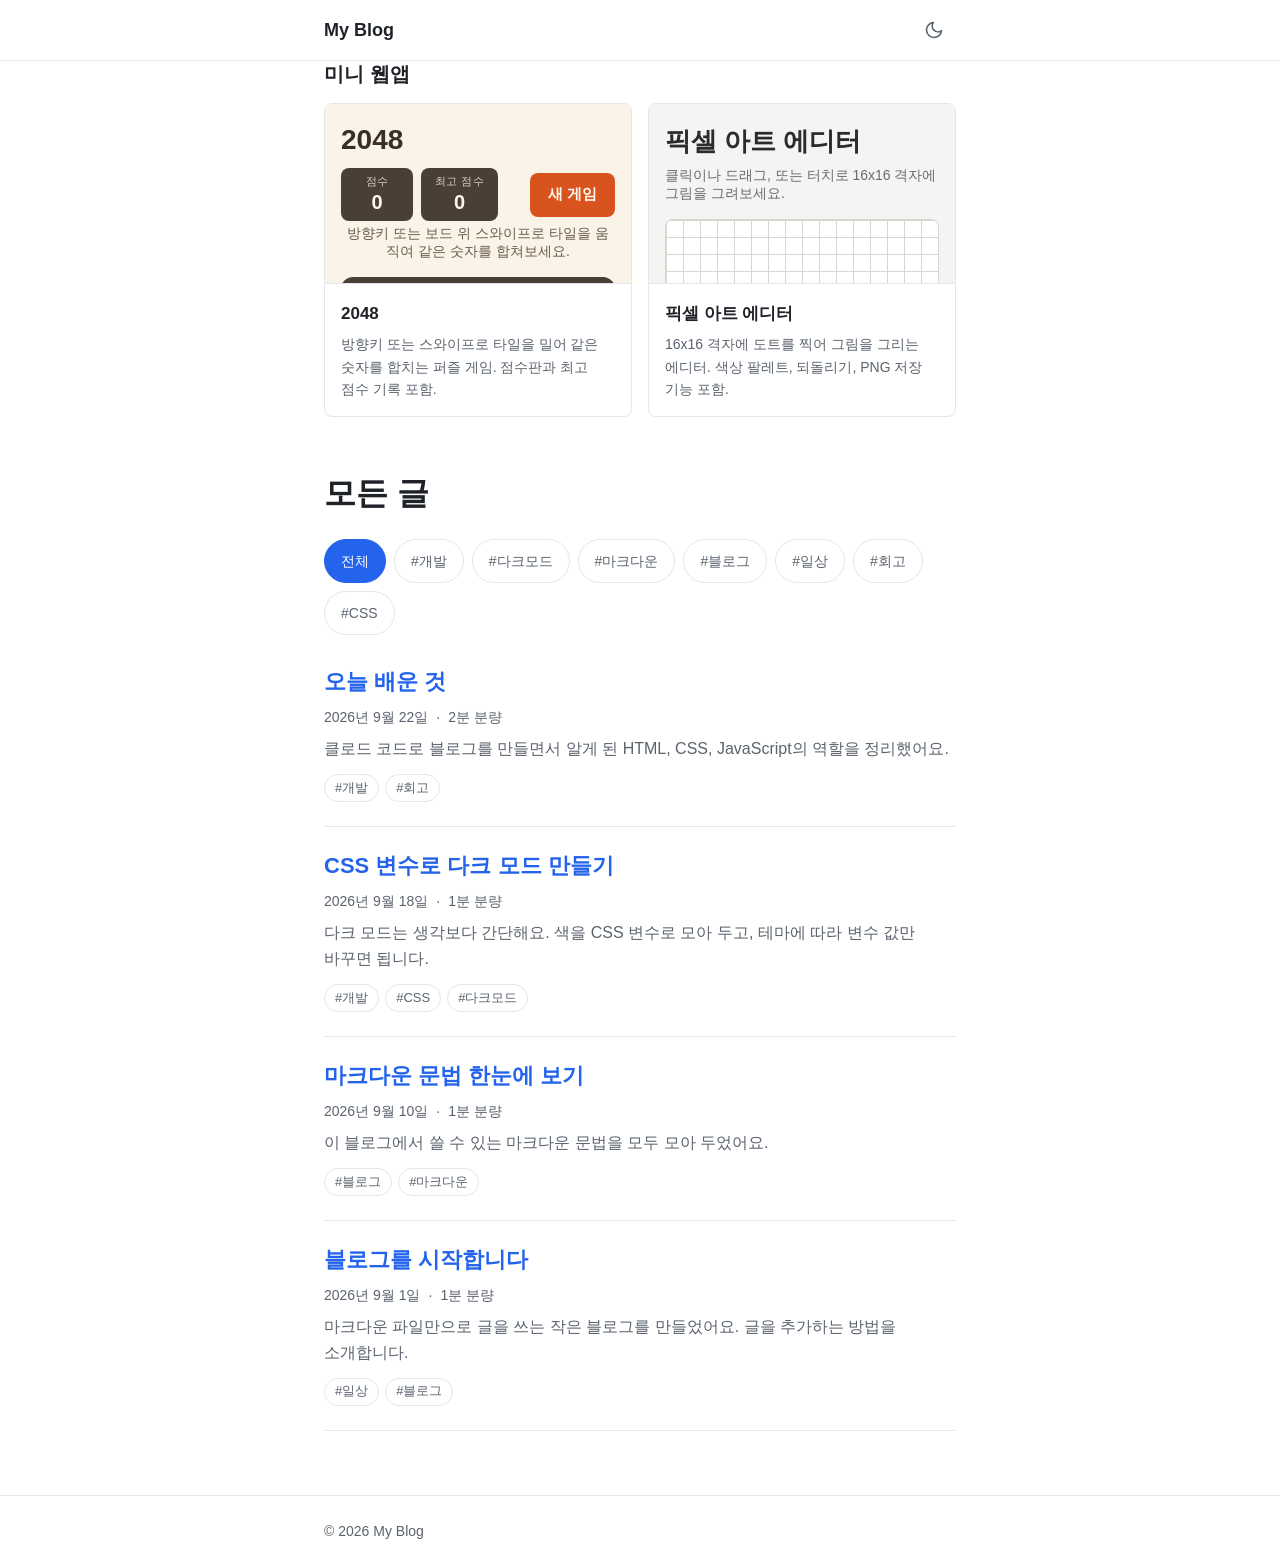
<file: index.html>
<!-- Created: 2026-09-21 19:33:13 -->
<!DOCTYPE html>
<html lang="ko">
<head>
  <meta charset="UTF-8">
  <meta name="viewport" content="width=device-width, initial-scale=1">
  <title>My Blog</title>
  <meta name="description" content="마크다운으로 쓰는 개인 블로그">
  <script>
    // 스타일 적용 전에 테마를 정해 깜빡임을 막는다
    (function () {
      let theme = null;
      try { theme = localStorage.getItem('theme'); } catch (e) {}
      if (theme !== 'light' && theme !== 'dark') {
        theme = window.matchMedia('(prefers-color-scheme: dark)').matches ? 'dark' : 'light';
      }
      document.documentElement.setAttribute('data-theme', theme);
    })();
  </script>
  <link rel="stylesheet" href="css/style.css">
</head>
<body>
  <header class="site-header">
    <div class="container header-inner">
      <a class="site-title" href="index.html">My Blog</a>
      <button class="theme-toggle" type="button" aria-label="다크 모드로 전환">
        <svg class="icon-sun" viewBox="0 0 24 24" width="20" height="20" aria-hidden="true"><circle cx="12" cy="12" r="4"/><path d="M12 2v2M12 20v2M4.93 4.93l1.41 1.41M17.66 17.66l1.41 1.41M2 12h2M20 12h2M4.93 19.07l1.41-1.41M17.66 6.34l1.41-1.41"/></svg>
        <svg class="icon-moon" viewBox="0 0 24 24" width="20" height="20" aria-hidden="true"><path d="M21 12.79A9 9 0 1 1 11.21 3 7 7 0 0 0 21 12.79z"/></svg>
      </button>
    </div>
  </header>

  <section class="apps-section container">
    <h2 class="apps-title">미니 웹앱</h2>
    <ul class="app-list">
      <li class="app-card">
        <a class="app-card-link" href="apps/2048/index.html">
          <div class="app-preview" aria-hidden="true">
            <iframe src="apps/2048/index.html" title="2048 게임 미리보기" tabindex="-1" loading="lazy"></iframe>
          </div>
          <div class="app-card-body">
            <h3>2048</h3>
            <p>방향키 또는 스와이프로 타일을 밀어 같은 숫자를 합치는 퍼즐 게임. 점수판과 최고 점수 기록 포함.</p>
          </div>
        </a>
      </li>
      <li class="app-card">
        <a class="app-card-link" href="apps/pixel-art/index.html">
          <div class="app-preview" aria-hidden="true">
            <iframe src="apps/pixel-art/index.html" title="픽셀 아트 에디터 미리보기" tabindex="-1" loading="lazy"></iframe>
          </div>
          <div class="app-card-body">
            <h3>픽셀 아트 에디터</h3>
            <p>16x16 격자에 도트를 찍어 그림을 그리는 에디터. 색상 팔레트, 되돌리기, PNG 저장 기능 포함.</p>
          </div>
        </a>
      </li>
    </ul>
  </section>

  <main class="container" id="app">
    <p class="status">불러오는 중…</p>
  </main>

  <footer class="site-footer">
    <div class="container">© 2026 My Blog</div>
  </footer>

  <script type="module" src="js/theme.js"></script>
  <script type="module" src="js/main.js"></script>
</body>
</html>
</file>
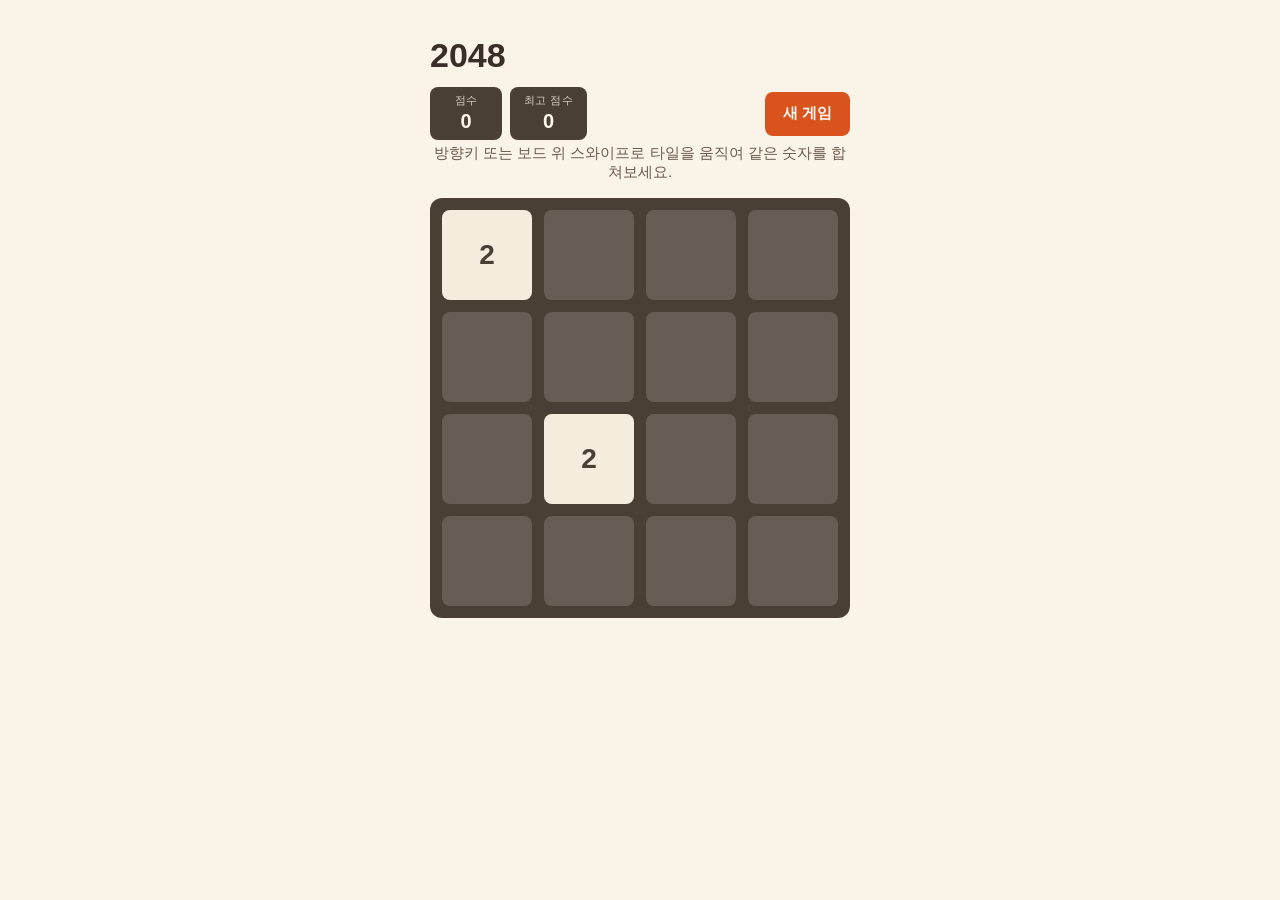
<file: apps/2048/index.html>
<!-- Created: 2026-09-22 14:15:54 -->
<!DOCTYPE html>
<html lang="ko">
<head>
  <meta charset="UTF-8">
  <meta name="viewport" content="width=device-width, initial-scale=1">
  <title>2048</title>
  <meta name="description" content="4x4 격자에서 같은 숫자 타일을 합쳐 2048을 만드는 퍼즐 게임">
  <link rel="stylesheet" href="style.css">
</head>
<body>
  <header class="app-header">
    <h1>2048</h1>
    <div class="header-row">
      <div class="scoreboard">
        <div class="score-box">
          <span class="score-label">점수</span>
          <span class="score-value" id="score">0</span>
        </div>
        <div class="score-box">
          <span class="score-label">최고 점수</span>
          <span class="score-value" id="best-score">0</span>
        </div>
      </div>
      <button type="button" id="new-game-btn" class="new-game-btn">새 게임</button>
    </div>
  </header>

  <main>
    <p class="instructions">방향키 또는 보드 위 스와이프로 타일을 움직여 같은 숫자를 합쳐보세요.</p>

    <div class="board-wrap">
      <div class="board" id="board"></div>

      <div class="overlay" id="overlay" role="alert" hidden>
        <div class="overlay-card">
          <p class="overlay-message" id="overlay-message"></p>
          <div class="overlay-actions">
            <button type="button" id="overlay-keep-playing-btn" class="overlay-btn secondary" hidden>계속하기</button>
            <button type="button" id="overlay-restart-btn" class="overlay-btn">다시 시작</button>
          </div>
        </div>
      </div>
    </div>

    <p class="sr-only" id="status-announcer" aria-live="polite"></p>
  </main>

  <script type="module" src="game.js"></script>
</body>
</html>
</file>
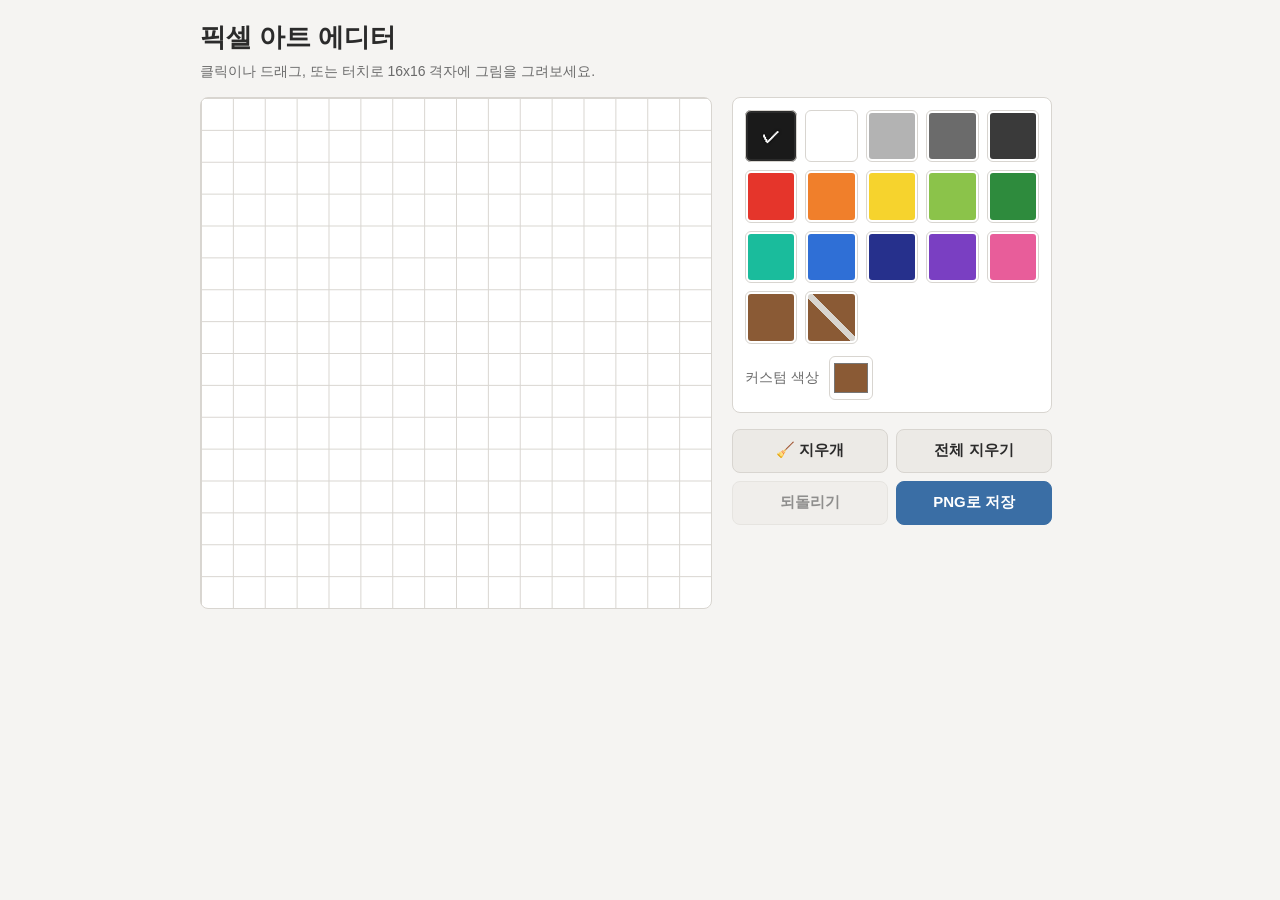
<file: apps/pixel-art/index.html>
<!-- Created: 2026-09-22 15:20:52 -->
<!DOCTYPE html>
<html lang="ko">
<head>
  <meta charset="UTF-8">
  <meta name="viewport" content="width=device-width, initial-scale=1">
  <title>픽셀 아트 에디터</title>
  <meta name="description" content="16x16 격자에 도트를 찍어 그림을 그리고 PNG로 저장하는 픽셀 아트 에디터">
  <link rel="stylesheet" href="style.css">
</head>
<body>
  <header class="app-header">
    <h1>픽셀 아트 에디터</h1>
    <p class="instructions">클릭이나 드래그, 또는 터치로 16x16 격자에 그림을 그려보세요.</p>
  </header>

  <main class="app-main">
    <div class="canvas-panel">
      <div class="canvas-wrap">
        <canvas
          id="pixel-canvas"
          width="512"
          height="512"
          tabindex="0"
          aria-label="16x16 픽셀 그림판"
        ></canvas>
      </div>
    </div>

    <div class="side-panel">
      <section class="palette-section" aria-label="색상 팔레트">
        <div class="swatch-grid" id="swatch-grid"></div>
        <div class="custom-color-row">
          <label class="custom-color-label" for="custom-color-input">커스텀 색상</label>
          <input type="color" id="custom-color-input" value="#8a5a35" aria-label="커스텀 색상 선택">
        </div>
      </section>

      <section class="toolbar" aria-label="도구">
        <button type="button" id="eraser-btn" class="tool-btn" aria-pressed="false">
          <span aria-hidden="true">🧹</span> 지우개
        </button>
        <button type="button" id="clear-btn" class="tool-btn">전체 지우기</button>
        <button type="button" id="undo-btn" class="tool-btn" disabled>되돌리기</button>
        <button type="button" id="save-btn" class="tool-btn tool-btn-primary">PNG로 저장</button>
      </section>
    </div>
  </main>

  <p class="sr-only" id="status-announcer" aria-live="polite"></p>

  <script type="module" src="editor.js"></script>
</body>
</html>
</file>
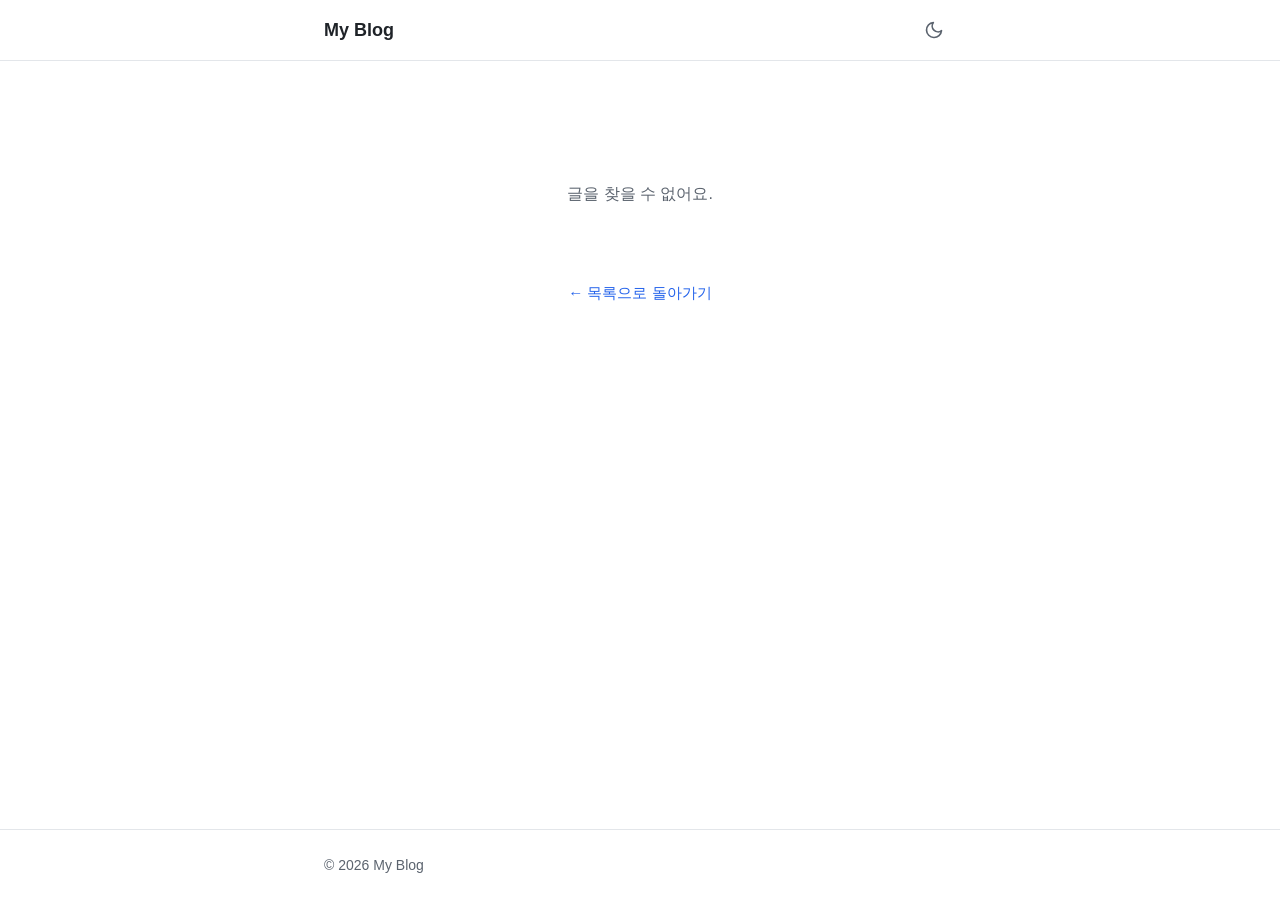
<file: post.html>
<!-- Created: 2026-09-21 19:33:14 -->
<!DOCTYPE html>
<html lang="ko">
<head>
  <meta charset="UTF-8">
  <meta name="viewport" content="width=device-width, initial-scale=1">
  <title>My Blog</title>
  <script>
    // 스타일 적용 전에 테마를 정해 깜빡임을 막는다
    (function () {
      let theme = null;
      try { theme = localStorage.getItem('theme'); } catch (e) {}
      if (theme !== 'light' && theme !== 'dark') {
        theme = window.matchMedia('(prefers-color-scheme: dark)').matches ? 'dark' : 'light';
      }
      document.documentElement.setAttribute('data-theme', theme);
    })();
  </script>
  <link rel="stylesheet" href="css/style.css">
</head>
<body>
  <header class="site-header">
    <div class="container header-inner">
      <a class="site-title" href="index.html">My Blog</a>
      <button class="theme-toggle" type="button" aria-label="다크 모드로 전환">
        <svg class="icon-sun" viewBox="0 0 24 24" width="20" height="20" aria-hidden="true"><circle cx="12" cy="12" r="4"/><path d="M12 2v2M12 20v2M4.93 4.93l1.41 1.41M17.66 17.66l1.41 1.41M2 12h2M20 12h2M4.93 19.07l1.41-1.41M17.66 6.34l1.41-1.41"/></svg>
        <svg class="icon-moon" viewBox="0 0 24 24" width="20" height="20" aria-hidden="true"><path d="M21 12.79A9 9 0 1 1 11.21 3 7 7 0 0 0 21 12.79z"/></svg>
      </button>
    </div>
  </header>

  <main class="container" id="app">
    <p class="status">불러오는 중…</p>
  </main>

  <footer class="site-footer">
    <div class="container">© 2026 My Blog</div>
  </footer>

  <script type="module" src="js/theme.js"></script>
  <script type="module" src="js/post.js"></script>
</body>
</html>
</file>
<file: css/style.css>
/* Created: 2026-09-21 19:33:45 */
/* ===== 테마 변수 ===== */
:root {
  --bg: #ffffff;
  --bg-soft: #f6f7f9;
  --text: #1f2328;
  --text-muted: #5b636e;
  --border: #e3e6ea;
  --accent: #2463eb;
  --accent-soft: #e8effd;
  --title-hover: #d1242f;
  --code-bg: #f3f4f6;
  --code-text: #24292f;

  --tok-keyword: #b3246b;
  --tok-string: #0a7a3e;
  --tok-comment: #6e7781;
  --tok-number: #9a5b00;
  --tok-tag: #1f5fbf;
  --tok-attr: #7a3fc4;

  --font-sans: -apple-system, BlinkMacSystemFont, "Apple SD Gothic Neo", "Pretendard", "Noto Sans KR", "Segoe UI", sans-serif;
  --font-mono: ui-monospace, "SF Mono", Menlo, Consolas, monospace;
  --radius: 8px;
  --transition: 150ms ease;

  color-scheme: light;
}

[data-theme="dark"] {
  --bg: #16181c;
  --bg-soft: #1e2126;
  --text: #e6e8eb;
  --text-muted: #9ba3ae;
  --border: #2e3239;
  --accent: #6ea0ff;
  --accent-soft: #1f2b44;
  --title-hover: #ff7b72;
  --code-bg: #1e2126;
  --code-text: #e6e8eb;

  --tok-keyword: #ff7ab2;
  --tok-string: #7ee2a0;
  --tok-comment: #8b949e;
  --tok-number: #f0b36a;
  --tok-tag: #79b8ff;
  --tok-attr: #c9a2ff;

  color-scheme: dark;
}

/* ===== 기본 ===== */
*,
*::before,
*::after {
  box-sizing: border-box;
}

html {
  -webkit-text-size-adjust: 100%;
}

body {
  margin: 0;
  min-height: 100vh;
  display: flex;
  flex-direction: column;
  background: var(--bg);
  color: var(--text);
  font-family: var(--font-sans);
  font-size: 16px;
  line-height: 1.6;
  word-break: keep-all;
  overflow-wrap: break-word;
  transition: background-color var(--transition), color var(--transition);
}

a {
  color: var(--accent);
  text-decoration: none;
}

a:hover {
  text-decoration: underline;
  text-underline-offset: 3px;
}

:focus-visible {
  outline: 2px solid var(--accent);
  outline-offset: 2px;
  border-radius: 4px;
}

.container {
  width: 100%;
  max-width: 680px;
  margin: 0 auto;
  padding: 0 16px;
}

main.container {
  flex: 1;
  padding-top: 32px;
  padding-bottom: 64px;
}

/* ===== 헤더 / 푸터 ===== */
.site-header {
  border-bottom: 1px solid var(--border);
}

.header-inner {
  display: flex;
  align-items: center;
  justify-content: space-between;
  height: 60px;
}

.site-title {
  font-size: 18px;
  font-weight: 700;
  color: var(--text);
  display: inline-flex;
  align-items: center;
  min-height: 44px;
}

.site-title:hover {
  text-decoration: none;
}

.theme-toggle {
  display: inline-flex;
  align-items: center;
  justify-content: center;
  width: 44px;
  height: 44px;
  padding: 0;
  border: 0;
  border-radius: 50%;
  background: transparent;
  color: var(--text-muted);
  cursor: pointer;
  transition: background-color var(--transition), color var(--transition);
}

.theme-toggle:hover {
  background: var(--bg-soft);
  color: var(--text);
}

.theme-toggle svg {
  fill: none;
  stroke: currentColor;
  stroke-width: 2;
  stroke-linecap: round;
  stroke-linejoin: round;
}

/* 현재 테마의 반대쪽 아이콘을 보여준다 */
.icon-sun { display: none; }
[data-theme="dark"] .icon-sun { display: block; }
[data-theme="dark"] .icon-moon { display: none; }

.site-footer {
  border-top: 1px solid var(--border);
  padding: 24px 0;
  font-size: 14px;
  color: var(--text-muted);
}

.status {
  color: var(--text-muted);
  text-align: center;
  padding: 48px 0;
}

/* ===== 태그 ===== */
.tag-filter {
  display: flex;
  flex-wrap: wrap;
  gap: 8px;
  margin: 0 0 32px;
  padding: 0;
  list-style: none;
}

.tag {
  display: inline-flex;
  align-items: center;
  min-height: 32px;
  padding: 4px 12px;
  border: 1px solid var(--border);
  border-radius: 999px;
  background: transparent;
  color: var(--text-muted);
  font: inherit;
  font-size: 14px;
  cursor: pointer;
  transition: background-color var(--transition), color var(--transition), border-color var(--transition);
}

.tag:hover {
  border-color: var(--accent);
  color: var(--accent);
  text-decoration: none;
}

.tag[aria-pressed="true"] {
  background: var(--accent);
  border-color: var(--accent);
  color: var(--bg);
}

/* 필터 칩은 터치 영역을 44px로 확보 */
.tag-filter .tag {
  min-height: 44px;
  padding: 8px 16px;
}

.tag-list {
  display: flex;
  flex-wrap: wrap;
  gap: 6px;
  margin: 0;
  padding: 0;
  list-style: none;
}

.tag-list .tag {
  min-height: 28px;
  padding: 2px 10px;
  font-size: 13px;
}

/* ===== 미니 웹앱 ===== */
.apps-section {
  padding-top: 32px;
}

.apps-title {
  font-size: 20px;
  line-height: 1.3;
  margin: 0 0 16px;
}

.app-list {
  margin: 0;
  padding: 0;
  list-style: none;
  display: grid;
  gap: 16px;
}

.app-card {
  border: 1px solid var(--border);
  border-radius: var(--radius);
  overflow: hidden;
  transition: border-color var(--transition);
}

.app-card:hover {
  border-color: var(--accent);
}

.app-card-link {
  display: block;
  color: var(--text);
}

.app-card-link:hover {
  text-decoration: none;
}

.app-preview {
  height: 180px;
  overflow: hidden;
  background: var(--bg-soft);
  border-bottom: 1px solid var(--border);
  pointer-events: none;
}

.app-preview iframe {
  width: 100%;
  height: 420px;
  border: 0;
}

.app-card-body {
  padding: 16px;
}

.app-card-body h3 {
  margin: 0 0 6px;
  font-size: 17px;
}

.app-card-body p {
  margin: 0;
  color: var(--text-muted);
  font-size: 14px;
}

/* ===== 글 목록 ===== */
.page-title {
  font-size: 28px;
  line-height: 1.3;
  margin: 0 0 24px;
}

.post-list {
  margin: 0;
  padding: 0;
  list-style: none;
}

.post-card {
  padding: 24px 0;
  border-bottom: 1px solid var(--border);
}

.post-card:first-child {
  padding-top: 0;
}

.post-card h2 {
  margin: 0 0 8px;
  font-size: 20px;
  line-height: 1.4;
}

.post-card h2 a {
  color: var(--accent);
  transition: color var(--transition);
}

.post-card h2 a:hover {
  color: var(--title-hover);
  text-decoration: underline;
  text-underline-offset: 3px;
}

.post-card p {
  margin: 8px 0 12px;
  color: var(--text-muted);
}

.post-meta {
  display: flex;
  flex-wrap: wrap;
  gap: 4px 8px;
  font-size: 14px;
  color: var(--text-muted);
}

.post-meta > * + *::before {
  content: "·";
  margin-right: 8px;
}

/* ===== 글 상세 ===== */
.post-header {
  margin-bottom: 32px;
}

.post-header h1 {
  font-size: 30px;
  line-height: 1.3;
  margin: 0 0 12px;
  letter-spacing: -0.01em;
}

.post-header .tag-list {
  margin-top: 12px;
}

.back-link {
  display: inline-flex;
  align-items: center;
  min-height: 44px;
  margin-top: 48px;
  font-size: 15px;
}

/* ===== 목차 ===== */
.toc {
  margin: 0 0 32px;
  padding: 12px 16px;
  border: 1px solid var(--border);
  border-radius: var(--radius);
  background: var(--bg-soft);
  font-size: 15px;
}

.toc summary {
  min-height: 32px;
  display: flex;
  align-items: center;
  font-weight: 600;
  cursor: pointer;
  list-style: none;
}

.toc summary::-webkit-details-marker {
  display: none;
}

/* flex로 사라진 기본 삼각형 대신 직접 그린다 */
.toc summary::before {
  content: "";
  width: 0;
  height: 0;
  margin-right: 10px;
  border-top: 5px solid transparent;
  border-bottom: 5px solid transparent;
  border-left: 6px solid currentColor;
  transition: transform var(--transition);
}

.toc details[open] > summary::before {
  transform: rotate(90deg);
}

.toc ol {
  margin: 8px 0 4px;
  padding-left: 20px;
}

.toc li {
  margin: 4px 0;
}

.toc .toc-h3 {
  margin-left: 16px;
  list-style-type: circle;
}

.toc a {
  color: var(--text-muted);
}

.toc a:hover {
  color: var(--accent);
}

/* ===== 본문 ===== */
.prose {
  font-size: 17px;
  line-height: 1.75;
}

.prose > :first-child {
  margin-top: 0;
}

.prose h1,
.prose h2,
.prose h3,
.prose h4,
.prose h5,
.prose h6 {
  line-height: 1.35;
  margin: 2em 0 0.6em;
  scroll-margin-top: 16px;
}

.prose h1 { font-size: 1.7em; }
.prose h2 { font-size: 1.4em; padding-bottom: 0.3em; border-bottom: 1px solid var(--border); }
.prose h3 { font-size: 1.2em; }
.prose h4 { font-size: 1.05em; }
.prose h5,
.prose h6 { font-size: 1em; color: var(--text-muted); }

.prose p,
.prose ul,
.prose ol,
.prose blockquote,
.prose pre,
.prose .table-wrap {
  margin: 0 0 1.25em;
}

.prose ul,
.prose ol {
  padding-left: 1.5em;
}

.prose li {
  margin: 0.3em 0;
}

.prose li > ul,
.prose li > ol {
  margin: 0.3em 0 0;
}

.prose a {
  text-decoration: underline;
  text-decoration-color: color-mix(in srgb, var(--accent) 40%, transparent);
  text-underline-offset: 3px;
}

.prose a:hover {
  text-decoration-color: var(--accent);
}

.prose blockquote {
  padding: 0.25em 1em;
  border-left: 4px solid var(--border);
  color: var(--text-muted);
}

.prose blockquote > :last-child {
  margin-bottom: 0;
}

.prose hr {
  border: 0;
  border-top: 1px solid var(--border);
  margin: 2.5em 0;
}

.prose img {
  display: block;
  max-width: 100%;
  height: auto;
  margin: 0 auto;
  border-radius: var(--radius);
}

.prose code {
  font-family: var(--font-mono);
  font-size: 0.88em;
  padding: 0.15em 0.4em;
  border-radius: 4px;
  background: var(--code-bg);
  color: var(--code-text);
  word-break: break-word;
}

.prose pre {
  padding: 16px;
  border: 1px solid var(--border);
  border-radius: var(--radius);
  background: var(--code-bg);
  overflow-x: auto;
  line-height: 1.6;
  -webkit-overflow-scrolling: touch;
}

.prose pre code {
  padding: 0;
  background: none;
  font-size: 14px;
  word-break: normal;
  white-space: pre;
}

.table-wrap {
  overflow-x: auto;
  -webkit-overflow-scrolling: touch;
}

.prose table {
  width: 100%;
  border-collapse: collapse;
  font-size: 15px;
}

.prose th,
.prose td {
  padding: 8px 12px;
  border: 1px solid var(--border);
  text-align: left;
}

.prose th {
  background: var(--bg-soft);
  font-weight: 600;
}

/* ===== 구문 강조 ===== */
.tok-keyword { color: var(--tok-keyword); }
.tok-string { color: var(--tok-string); }
.tok-comment { color: var(--tok-comment); font-style: italic; }
.tok-number { color: var(--tok-number); }
.tok-tag { color: var(--tok-tag); }
.tok-attr { color: var(--tok-attr); }

/* ===== 넓은 화면 ===== */
@media (min-width: 768px) {
  .container {
    padding: 0 24px;
  }

  main.container {
    padding-top: 56px;
  }

  .page-title {
    font-size: 32px;
  }

  .post-header h1 {
    font-size: 38px;
  }

  .post-card h2 {
    font-size: 22px;
  }

  .prose {
    font-size: 18px;
  }

  .app-list {
    grid-template-columns: repeat(2, 1fr);
  }
}

@media (prefers-reduced-motion: reduce) {
  *,
  *::before,
  *::after {
    transition: none !important;
    scroll-behavior: auto !important;
  }
}
</file>
<file: apps/2048/style.css>
/* Created: 2026-09-22 14:15:54 */
/* style.css — 2048 미니앱 전용 스타일 (블로그 본체와 분리된 독립 팔레트) */

:root {
  --bg: #faf3e7;
  --text: #3a2f28;
  --text-muted: #6b5d4f;
  --board-bg: #4a3f35;
  --cell-bg: rgba(255, 248, 240, 0.16);
  --accent: #d9531f;
  --border: #d8c9b0;
  --overlay-bg: rgba(58, 47, 40, 0.85);
  --overlay-card-bg: #fffaf2;

  --score-bg: #4a3f35;
  --score-text: #fdf6ec;

  --tile-2-bg: #f4ecdd;
  --tile-2-text: #4a3f35;
  --tile-4-bg: #eddcc0;
  --tile-4-text: #4a3f35;
  --tile-8-bg: #f0b27a;
  --tile-8-text: #3a2f28;
  --tile-16-bg: #eb9c5c;
  --tile-16-text: #3a2f28;
  --tile-32-bg: #e89354;
  --tile-32-text: #3a2f28;
  --tile-64-bg: #c94518;
  --tile-64-text: #fff8f0;
  --tile-128-bg: #b23713;
  --tile-128-text: #fff8f0;
  --tile-256-bg: #9c2e10;
  --tile-256-text: #fff8f0;
  --tile-512-bg: #86260d;
  --tile-512-text: #fff8f0;
  --tile-1024-bg: #6f1e0a;
  --tile-1024-text: #fff8f0;
  --tile-2048-bg: #591707;
  --tile-2048-text: #fff8f0;
  --tile-super-bg: #430f05;
  --tile-super-text: #fff8f0;

  --gap: 12px;
  --radius: 8px;
}

* {
  box-sizing: border-box;
}

html,
body {
  margin: 0;
  padding: 0;
}

body {
  min-height: 100vh;
  background: var(--bg);
  color: var(--text);
  font-family: -apple-system, BlinkMacSystemFont, 'Apple SD Gothic Neo', 'Pretendard', 'Noto Sans KR',
    'Segoe UI', sans-serif;
  padding: 16px;
  display: flex;
  flex-direction: column;
  align-items: center;
}

.sr-only {
  position: absolute;
  width: 1px;
  height: 1px;
  padding: 0;
  margin: -1px;
  overflow: hidden;
  clip: rect(0, 0, 0, 0);
  white-space: nowrap;
  border: 0;
}

/* 헤더 */
.app-header {
  width: 100%;
  max-width: 420px;
}

.app-header h1 {
  font-size: 28px;
  margin: 4px 0 12px;
}

.header-row {
  display: flex;
  flex-wrap: wrap;
  align-items: center;
  justify-content: space-between;
  gap: 12px;
}

.scoreboard {
  display: flex;
  gap: 8px;
}

.score-box {
  background: var(--score-bg);
  color: var(--score-text);
  border-radius: var(--radius);
  padding: 6px 14px;
  min-width: 72px;
  display: flex;
  flex-direction: column;
  align-items: center;
}

.score-label {
  font-size: 11px;
  letter-spacing: 0.04em;
  opacity: 0.8;
}

.score-value {
  font-size: 20px;
  font-weight: 700;
  line-height: 1.3;
}

.new-game-btn {
  min-height: 44px;
  padding: 0 18px;
  border: none;
  border-radius: var(--radius);
  background: var(--accent);
  color: #fff8f0;
  font-size: 15px;
  font-weight: 600;
  cursor: pointer;
  transition: opacity 150ms ease;
}

.new-game-btn:hover {
  opacity: 0.9;
}

/* 본문 */
main {
  width: 100%;
  max-width: 420px;
  display: flex;
  flex-direction: column;
  align-items: center;
}

.instructions {
  color: var(--text-muted);
  font-size: 14px;
  margin: 4px 0 16px;
  text-align: center;
}

.board-wrap {
  position: relative;
  width: 100%;
}

.board {
  width: min(100%, 420px);
  aspect-ratio: 1 / 1;
  margin: 0 auto;
  background: var(--board-bg);
  border-radius: 12px;
  padding: var(--gap);
  display: grid;
  grid-template-columns: repeat(4, 1fr);
  grid-template-rows: repeat(4, 1fr);
  gap: var(--gap);
  touch-action: none;
}

.cell {
  background: var(--cell-bg);
  border-radius: var(--radius);
  display: flex;
  align-items: center;
  justify-content: center;
  min-width: 0;
}

.tile {
  width: 100%;
  height: 100%;
  border-radius: var(--radius);
  display: flex;
  align-items: center;
  justify-content: center;
  font-weight: 700;
  font-size: clamp(16px, 6vw, 28px);
  background: var(--tile-2-bg);
  color: var(--tile-2-text);
  animation: tile-pop 150ms ease-out;
}

.tile.tile--static {
  animation: none;
}

.tile[data-value='2'] {
  background: var(--tile-2-bg);
  color: var(--tile-2-text);
}
.tile[data-value='4'] {
  background: var(--tile-4-bg);
  color: var(--tile-4-text);
}
.tile[data-value='8'] {
  background: var(--tile-8-bg);
  color: var(--tile-8-text);
}
.tile[data-value='16'] {
  background: var(--tile-16-bg);
  color: var(--tile-16-text);
}
.tile[data-value='32'] {
  background: var(--tile-32-bg);
  color: var(--tile-32-text);
}
.tile[data-value='64'] {
  background: var(--tile-64-bg);
  color: var(--tile-64-text);
}
.tile[data-value='128'] {
  background: var(--tile-128-bg);
  color: var(--tile-128-text);
  font-size: clamp(14px, 5.5vw, 26px);
}
.tile[data-value='256'] {
  background: var(--tile-256-bg);
  color: var(--tile-256-text);
  font-size: clamp(14px, 5.5vw, 26px);
}
.tile[data-value='512'] {
  background: var(--tile-512-bg);
  color: var(--tile-512-text);
  font-size: clamp(14px, 5.5vw, 26px);
}
.tile[data-value='1024'] {
  background: var(--tile-1024-bg);
  color: var(--tile-1024-text);
  font-size: clamp(12px, 5vw, 22px);
}
.tile[data-value='2048'] {
  background: var(--tile-2048-bg);
  color: var(--tile-2048-text);
  font-size: clamp(12px, 5vw, 22px);
}
.tile[data-value='super'] {
  background: var(--tile-super-bg);
  color: var(--tile-super-text);
  font-size: clamp(11px, 4.5vw, 20px);
}

@keyframes tile-pop {
  from {
    transform: scale(0.6);
    opacity: 0.4;
  }
  to {
    transform: scale(1);
    opacity: 1;
  }
}

/* 오버레이 */
.overlay {
  position: absolute;
  inset: 0;
  background: var(--overlay-bg);
  border-radius: 12px;
  display: flex;
  align-items: center;
  justify-content: center;
  padding: 16px;
}

.overlay[hidden] {
  display: none;
}

.overlay-card {
  background: var(--overlay-card-bg);
  border-radius: var(--radius);
  padding: 24px 20px;
  text-align: center;
  max-width: 320px;
  width: 100%;
}

.overlay-message {
  font-size: 18px;
  font-weight: 700;
  margin: 0 0 16px;
}

.overlay-actions {
  display: flex;
  flex-direction: column;
  gap: 8px;
}

.overlay-btn {
  min-height: 44px;
  border: none;
  border-radius: var(--radius);
  background: var(--accent);
  color: #fff8f0;
  font-size: 15px;
  font-weight: 600;
  cursor: pointer;
  transition: opacity 150ms ease;
}

.overlay-btn.secondary {
  background: var(--board-bg);
  color: var(--score-text);
}

.overlay-btn:hover {
  opacity: 0.9;
}

/* 접근성: 키보드 포커스 표시 */
button:focus-visible {
  outline: 3px solid var(--accent);
  outline-offset: 2px;
}

/* 모션 최소화 선호 시 애니메이션 제거 */
@media (prefers-reduced-motion: reduce) {
  .tile {
    animation: none;
  }
  .new-game-btn,
  .overlay-btn {
    transition: none;
  }
}

/* 넓은 화면: 여백/폰트 확장 */
@media (min-width: 480px) {
  body {
    padding: 32px 16px;
  }

  .app-header h1 {
    font-size: 34px;
  }

  .instructions {
    font-size: 15px;
  }
}
</file>
<file: apps/pixel-art/style.css>
/* Created: 2026-09-22 15:21:10 */
/* style.css — 픽셀 아트 에디터 전용 스타일 (블로그 본체와 분리된 독립 팔레트) */

:root {
  --bg: #f5f4f2;
  --text: #2b2b2b;
  --text-muted: #6b6b6b;
  --border: #d8d5d0;
  --accent: #3a6ea5;
  --panel-bg: #ffffff;
  --canvas-bg: #ffffff;
  --grid-line: #d9d6d1;
  --button-bg: #eceae6;
  --button-bg-hover: #e2ded7;
  --button-text: #2b2b2b;
  --swatch-selected-border: #2b2b2b;
  --radius: 8px;
}

* {
  box-sizing: border-box;
}

html,
body {
  margin: 0;
  padding: 0;
}

body {
  min-height: 100vh;
  background: var(--bg);
  color: var(--text);
  font-family: -apple-system, BlinkMacSystemFont, 'Apple SD Gothic Neo', 'Pretendard', 'Noto Sans KR',
    'Segoe UI', sans-serif;
  padding: 16px;
  display: flex;
  flex-direction: column;
  align-items: center;
}

.sr-only {
  position: absolute;
  width: 1px;
  height: 1px;
  padding: 0;
  margin: -1px;
  overflow: hidden;
  clip: rect(0, 0, 0, 0);
  white-space: nowrap;
  border: 0;
}

/* 헤더 */
.app-header {
  width: 100%;
  max-width: 640px;
}

.app-header h1 {
  font-size: 26px;
  margin: 4px 0 8px;
}

.instructions {
  color: var(--text-muted);
  font-size: 14px;
  margin: 0 0 16px;
}

/* 본문 레이아웃: 모바일 우선 1단 (캔버스 위 -> 팔레트/툴바 아래) */
.app-main {
  width: 100%;
  max-width: 640px;
  display: flex;
  flex-direction: column;
  gap: 20px;
}

.canvas-panel {
  display: flex;
  justify-content: center;
}

/* 캔버스 컨테이너: 격자 구분선을 CSS 배경으로 표현해 PNG 저장 시 섞이지 않게 한다 */
.canvas-wrap {
  width: min(90vw, 512px);
  aspect-ratio: 1 / 1;
  background-color: var(--canvas-bg);
  background-image: linear-gradient(to right, var(--grid-line) 1px, transparent 1px),
    linear-gradient(to bottom, var(--grid-line) 1px, transparent 1px);
  background-size: calc(100% / 16) calc(100% / 16);
  border: 1px solid var(--border);
  border-radius: var(--radius);
  overflow: hidden;
}

#pixel-canvas {
  display: block;
  width: 100%;
  height: 100%;
  touch-action: none;
  image-rendering: pixelated;
  cursor: crosshair;
}

.side-panel {
  display: flex;
  flex-direction: column;
  gap: 16px;
}

.palette-section {
  background: var(--panel-bg);
  border: 1px solid var(--border);
  border-radius: var(--radius);
  padding: 12px;
}

.swatch-grid {
  display: grid;
  /* 고정 6열 대신 44px 이상을 보장하며 자동으로 열 수를 줄여, 좁은 화면에서 가로로 넘치지 않게 한다 */
  grid-template-columns: repeat(auto-fit, minmax(44px, 1fr));
  gap: 8px;
}

.swatch {
  position: relative;
  width: 100%;
  aspect-ratio: 1 / 1;
  min-width: 44px;
  min-height: 44px;
  padding: 0;
  border: 3px solid var(--panel-bg);
  outline: 1px solid var(--border);
  outline-offset: -1px;
  border-radius: 6px;
  background-color: var(--swatch-color, #000);
  cursor: pointer;
}

.swatch.is-selected {
  border-color: var(--swatch-selected-border);
}

/* 색만으로 선택 여부를 구분하지 않도록 체크 표시를 함께 준다 */
.swatch.is-selected::after {
  content: '✓';
  position: absolute;
  inset: 0;
  display: flex;
  align-items: center;
  justify-content: center;
  font-size: 18px;
  font-weight: 700;
  color: #fff;
  text-shadow: 0 0 3px rgba(0, 0, 0, 0.85), 0 0 1px rgba(0, 0, 0, 0.85);
}

.swatch-custom {
  background-image: linear-gradient(45deg, transparent 45%, var(--border) 45%, var(--border) 55%, transparent 55%);
}

.custom-color-row {
  display: flex;
  align-items: center;
  gap: 10px;
  margin-top: 12px;
}

.custom-color-label {
  font-size: 14px;
  color: var(--text-muted);
}

#custom-color-input {
  width: 44px;
  height: 44px;
  padding: 2px;
  border: 1px solid var(--border);
  border-radius: 6px;
  background: var(--panel-bg);
  cursor: pointer;
}

.toolbar {
  display: flex;
  flex-wrap: wrap;
  gap: 8px;
}

.tool-btn {
  flex: 1 1 calc(50% - 4px);
  min-height: 44px;
  min-width: 44px;
  padding: 0 14px;
  border: 1px solid var(--border);
  border-radius: var(--radius);
  background: var(--button-bg);
  color: var(--button-text);
  font-size: 15px;
  font-weight: 600;
  cursor: pointer;
  transition: background-color 150ms ease, opacity 150ms ease;
}

.tool-btn:hover {
  background: var(--button-bg-hover);
}

.tool-btn:disabled {
  opacity: 0.5;
  cursor: not-allowed;
}

.tool-btn.is-selected {
  background: var(--accent);
  color: #fff;
  border-color: var(--accent);
}

.tool-btn-primary {
  background: var(--accent);
  color: #fff;
  border-color: var(--accent);
}

.tool-btn-primary:hover {
  opacity: 0.9;
  background: var(--accent);
}

/* 접근성: 키보드 포커스 표시 */
button:focus-visible,
input:focus-visible,
#pixel-canvas:focus-visible {
  outline: 3px solid var(--accent);
  outline-offset: 2px;
}

/* 모션 최소화 선호 시 전환 효과 제거 */
@media (prefers-reduced-motion: reduce) {
  .tool-btn {
    transition: none;
  }
}

/* 넓은 화면: 캔버스를 왼쪽에, 팔레트+툴바를 오른쪽 세로 패널로 배치하는 2단 레이아웃 */
@media (min-width: 720px) {
  .app-header,
  .app-main {
    max-width: 880px;
  }

  .app-main {
    flex-direction: row;
    align-items: flex-start;
  }

  .canvas-panel {
    flex: 0 0 auto;
  }

  .canvas-wrap {
    width: 512px;
  }

  .side-panel {
    flex: 1 1 260px;
    max-width: 320px;
  }
}
</file>
